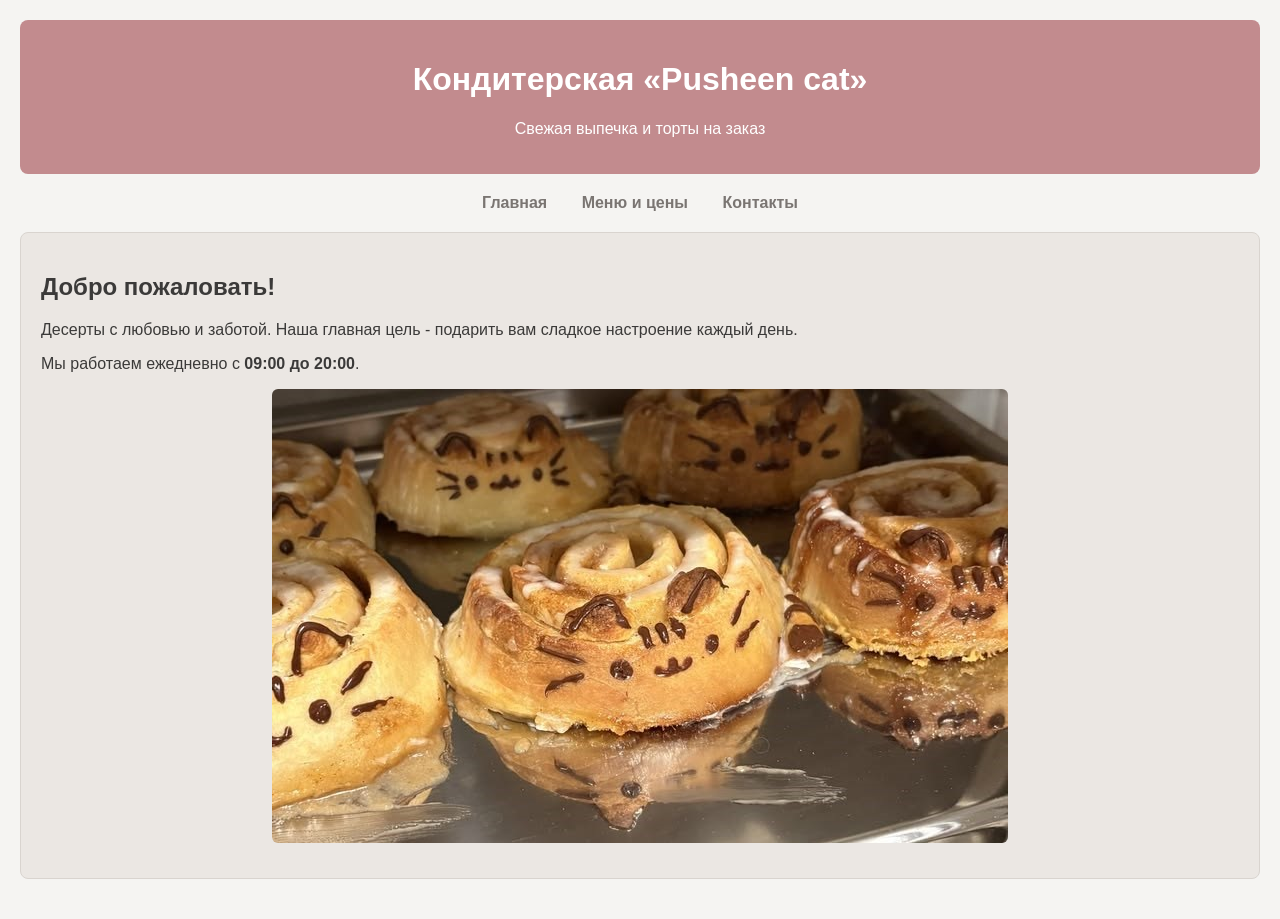
<file: lab2/index.html>
<!DOCTYPE html>
<html lang="ru">
<head>
    <meta charset="UTF-8">
    <title>Главная — Кондитерская «Pusheen cat»</title>
    <link rel="stylesheet" href="style.css">
</head>
<body>

    <div id="main-header">
        <h1>Кондитерская «Pusheen cat»</h1>
        <p>Свежая выпечка и торты на заказ</p>
    </div>

    <nav>
        <a href="index.html">Главная</a>
        <a href="catalog.html">Меню и цены</a>
        <a href="contacts.html">Контакты</a>
    </nav>

    <div class="content-block">
        <h2>Добро пожаловать!</h2>
        <p>Десерты с любовью и заботой. Наша главная цель - подарить вам сладкое настроение каждый день.</p>
        <p>Мы работаем ежедневно с <strong>09:00 до 20:00</strong>.</p>
        
        <img src="pusheenbun.jpg" alt = "Булочки Pusheen" class="pusheenbun-img">
    </div>

</body>
</html>
</file>
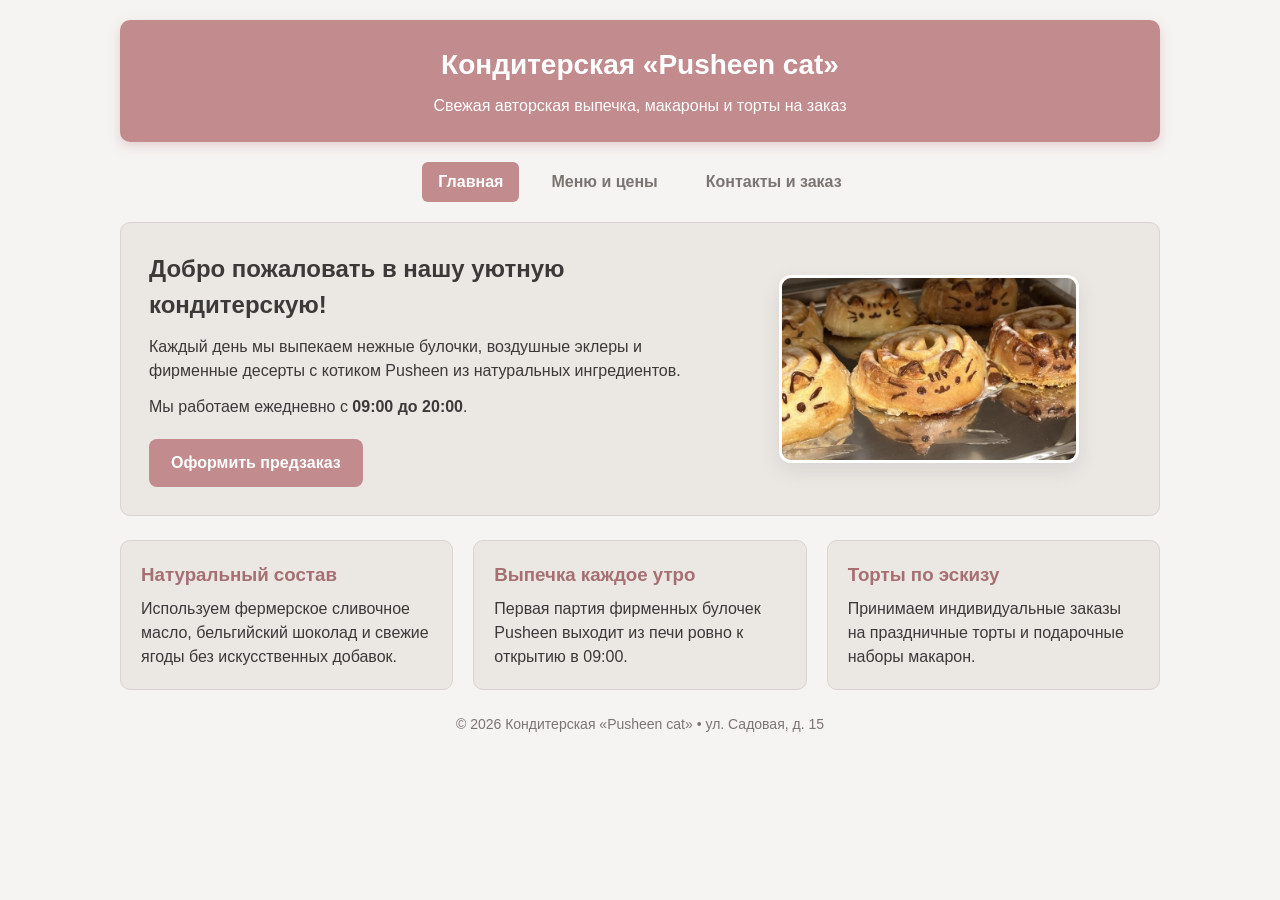
<file: lab4/index.html>
<!DOCTYPE html>
<html lang="ru">
<head>
    <meta charset="UTF-8">
    <meta name="viewport" content="width=device-width, initial-scale=1.0">
    <title>Главная — Кондитерская «Pusheen cat»</title>
    <link rel="stylesheet" href="style.css">
</head>
<body class="page">
    <header class="header">
        <h1 class="header__title">Кондитерская «Pusheen cat»</h1>
        <p class="header__subtitle">Свежая авторская выпечка, макароны и торты на заказ</p>
    </header>

    <nav class="nav">
        <ul class="nav__list">
            <li class="nav__item">
                <a class="nav__link nav__link_active" href="index.html">Главная</a>
            </li>
            <li class="nav__item">
                <a class="nav__link" href="catalog.html">Меню и цены</a>
            </li>
            <li class="nav__item">
                <a class="nav__link" href="contacts.html">Контакты и заказ</a>
            </li>
        </ul>
    </nav>

    <main class="main main_layout_flex">
        <section class="hero">
            <div class="hero__content">
                <h2 class="hero__title">Добро пожаловать в нашу уютную кондитерскую!</h2>
                <p class="hero__text">
                    Каждый день мы выпекаем нежные булочки, воздушные эклеры и фирменные десерты с котиком Pusheen из натуральных ингредиентов.
                </p>
                <p class="hero__schedule">
                    Мы работаем ежедневно с <strong class="hero__time">09:00 до 20:00</strong>.
                </p>
                <a class="hero__cta" href="contacts.html">Оформить предзаказ</a>
            </div>
            <div class="hero__media">
                <img src="pusheenbun.jpg" alt="Булочки Pusheen" class="hero__image">
            </div>
        </section>

        <section class="features">
            <article class="features__card">
                <h3 class="features__title">Натуральный состав</h3>
                <p class="features__text">Используем фермерское сливочное масло, бельгийский шоколад и свежие ягоды без искусственных добавок.</p>
            </article>
            <article class="features__card">
                <h3 class="features__title">Выпечка каждое утро</h3>
                <p class="features__text">Первая партия фирменных булочек Pusheen выходит из печи ровно к открытию в 09:00.</p>
            </article>
            <article class="features__card">
                <h3 class="features__title">Торты по эскизу</h3>
                <p class="features__text">Принимаем индивидуальные заказы на праздничные торты и подарочные наборы макарон.</p>
            </article>
        </section>
    </main>

    <footer class="footer">
        <p class="footer__text">© 2026 Кондитерская «Pusheen cat» • ул. Садовая, д. 15</p>
    </footer>
</body>
</html>
</file>
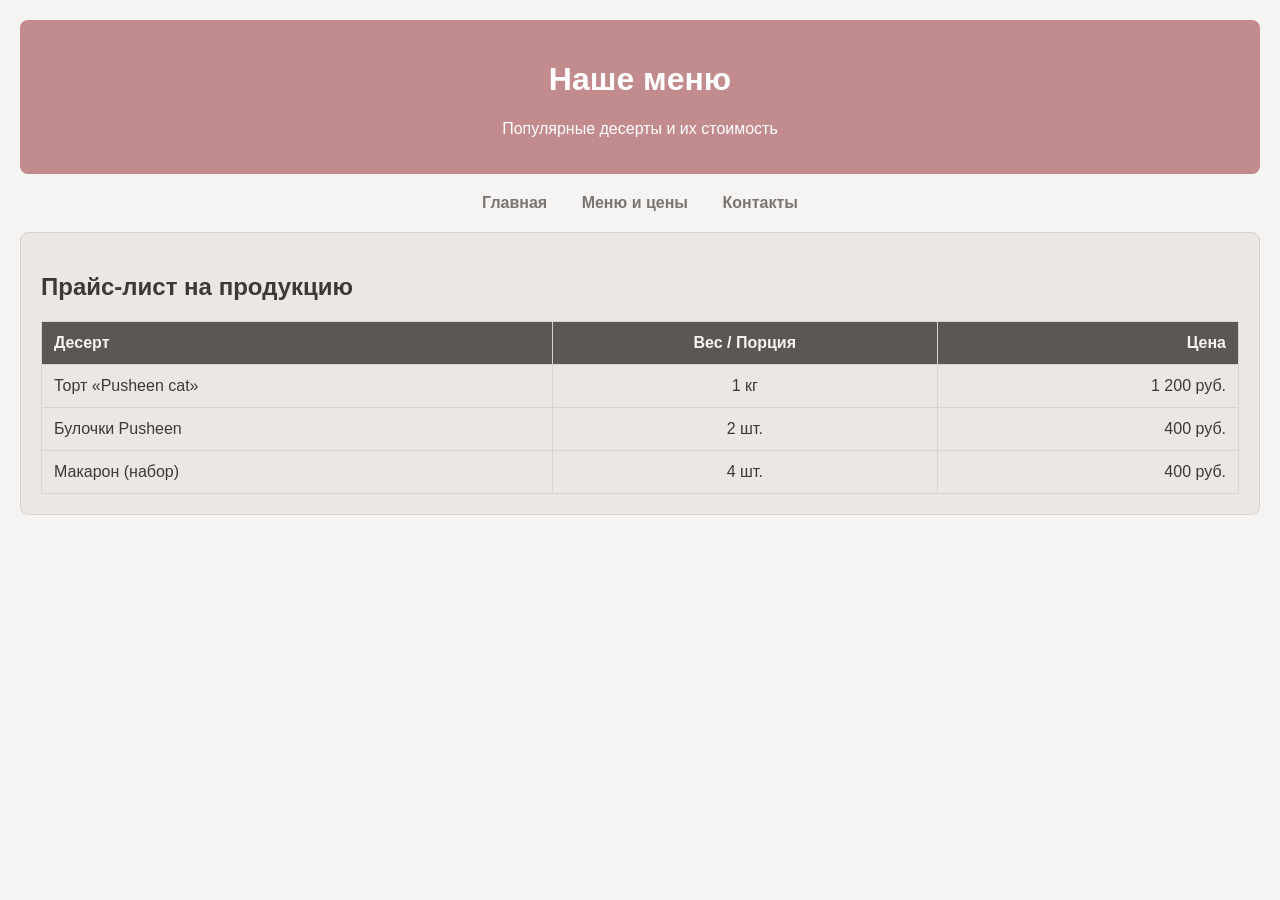
<file: lab2/catalog.html>
<!DOCTYPE html>
<html lang="ru">
<head>
    <meta charset="UTF-8">
    <title>Меню — Кондитерская «Pusheen cat»</title>
    <link rel="stylesheet" href="style.css">
</head>
<body>

    <div id="main-header">
        <h1>Наше меню</h1>
        <p>Популярные десерты и их стоимость</p>
    </div>

    <nav>
        <a href="index.html">Главная</a>
        <a href="catalog.html">Меню и цены</a>
        <a href="contacts.html">Контакты</a>
    </nav>

    <div class="content-block">
        <h2>Прайс-лист на продукцию</h2>
        <table>
            <tr>
                <th class="text-left">Десерт</th>
                <th class="text-center">Вес / Порция</th>
                <th class="text-right">Цена</th>
            </tr>
            <tr>
                <td class="text-left">Торт «Pusheen cat»</td>
                <td class="text-center">1 кг</td>
                <td class="text-right">1 200 руб.</td>
            </tr>
            <tr>
                <td class="text-left">Булочки Pusheen</td>
                <td class="text-center">2 шт.</td>
                <td class="text-right">400 руб.</td>
            </tr>
            <tr>
                <td class="text-left">Макарон (набор)</td>
                <td class="text-center">4 шт.</td>
                <td class="text-right">400 руб.</td>
            </tr>
        </table>
    </div>

</body>
</html>
</file>
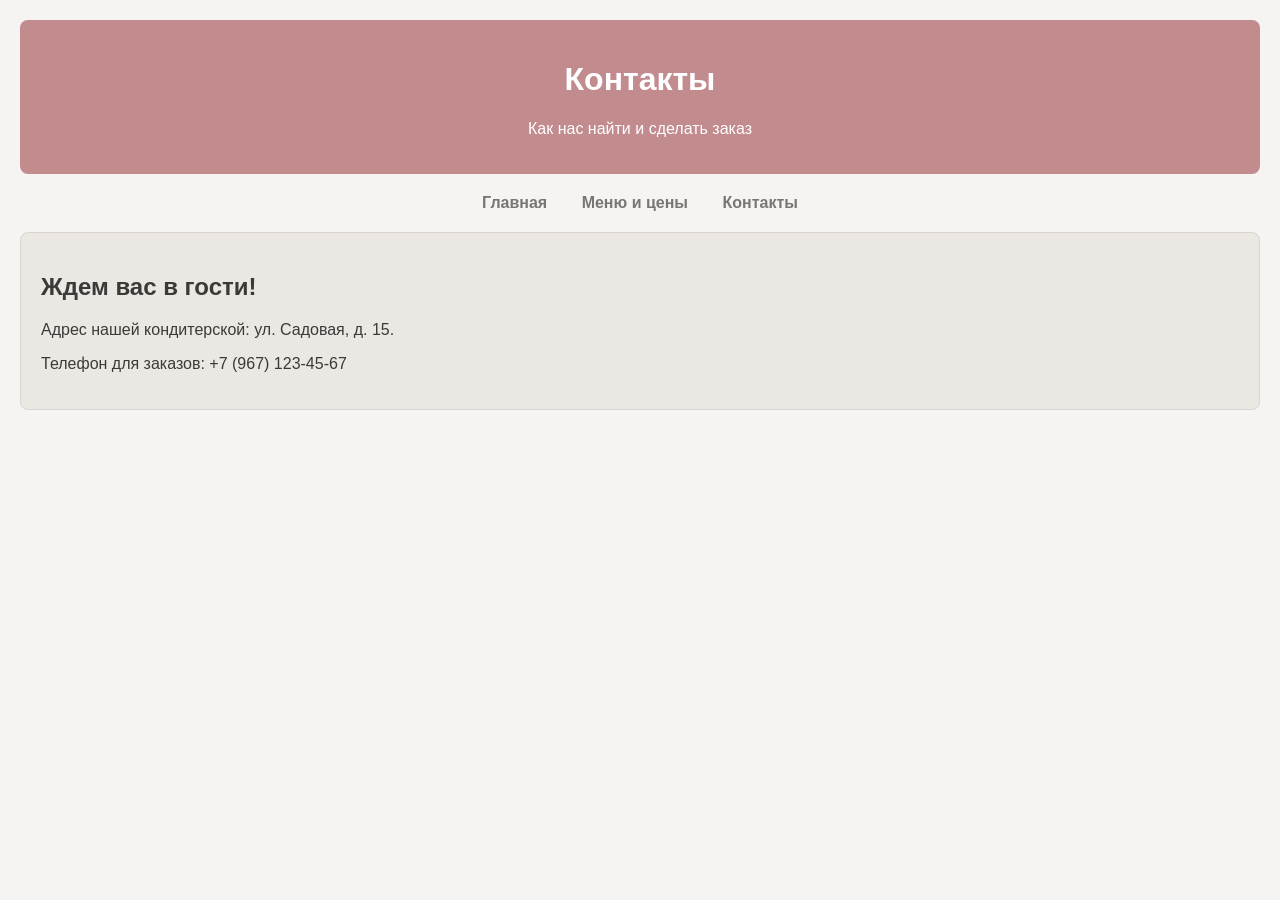
<file: lab2/contacts.html>
<!DOCTYPE html>
<html lang="ru">
<head>
    <meta charset="UTF-8">
    <title>Контакты — Кондитерская «Pusheen cat»</title>
    <link rel="stylesheet" href="style.css">
</head>
<body>

    <div id="main-header">
        <h1>Контакты</h1>
        <p>Как нас найти и сделать заказ</p>
    </div>

    <nav>
        <a href="index.html">Главная</a>
        <a href="catalog.html">Меню и цены</a>
        <a href="contacts.html">Контакты</a>
    </nav>

    <div class="content-block">
        <h2>Ждем вас в гости!</h2>
        <p>Адрес нашей кондитерской: ул. Садовая, д. 15.</p>
        <p>Телефон для заказов: +7 (967) 123-45-67</p>
        
    </div>

</body>
</html>
</file>
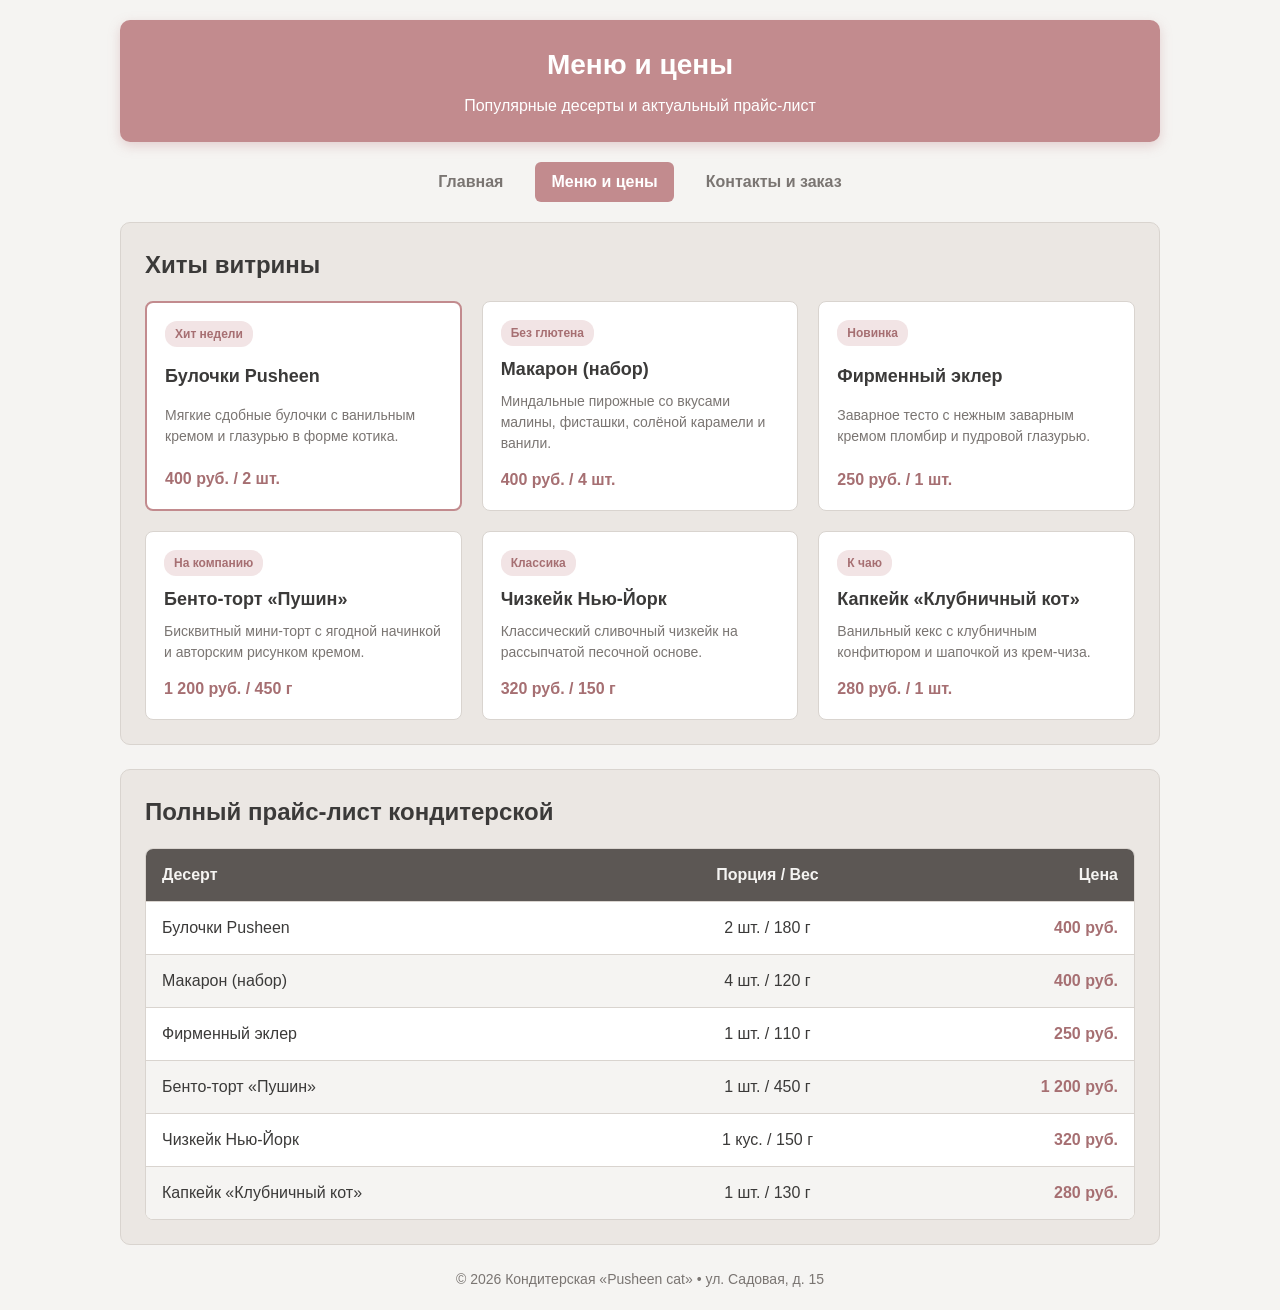
<file: lab4/catalog.html>
<!DOCTYPE html>
<html lang="ru">
<head>
    <meta charset="UTF-8">
    <meta name="viewport" content="width=device-width, initial-scale=1.0">
    <title>Меню и цены — Кондитерская «Pusheen cat»</title>
    <link rel="stylesheet" href="style.css">
</head>
<body class="page">
    <header class="header">
        <h1 class="header__title">Меню и цены</h1>
        <p class="header__subtitle">Популярные десерты и актуальный прайс-лист</p>
    </header>

    <nav class="nav">
        <ul class="nav__list">
            <li class="nav__item">
                <a class="nav__link" href="index.html">Главная</a>
            </li>
            <li class="nav__item">
                <a class="nav__link nav__link_active" href="catalog.html">Меню и цены</a>
            </li>
            <li class="nav__item">
                <a class="nav__link" href="contacts.html">Контакты и заказ</a>
            </li>
        </ul>
    </nav>

    <main class="main">
        <section class="showcase">
            <h2 class="showcase__title">Хиты витрины</h2>
            <div class="catalog-grid">
                <article class="dessert-card dessert-card_featured">
                    <span class="dessert-card__badge">Хит недели</span>
                    <h3 class="dessert-card__title">Булочки Pusheen</h3>
                    <p class="dessert-card__desc">Мягкие сдобные булочки с ванильным кремом и глазурью в форме котика.</p>
                    <p class="dessert-card__price">400 руб. / 2 шт.</p>
                </article>

                <article class="dessert-card">
                    <span class="dessert-card__badge">Без глютена</span>
                    <h3 class="dessert-card__title">Макарон (набор)</h3>
                    <p class="dessert-card__desc">Миндальные пирожные со вкусами малины, фисташки, солёной карамели и ванили.</p>
                    <p class="dessert-card__price">400 руб. / 4 шт.</p>
                </article>

                <article class="dessert-card">
                    <span class="dessert-card__badge">Новинка</span>
                    <h3 class="dessert-card__title">Фирменный эклер</h3>
                    <p class="dessert-card__desc">Заварное тесто с нежным заварным кремом пломбир и пудровой глазурью.</p>
                    <p class="dessert-card__price">250 руб. / 1 шт.</p>
                </article>

                <article class="dessert-card">
                    <span class="dessert-card__badge">На компанию</span>
                    <h3 class="dessert-card__title">Бенто-торт «Пушин»</h3>
                    <p class="dessert-card__desc">Бисквитный мини-торт с ягодной начинкой и авторским рисунком кремом.</p>
                    <p class="dessert-card__price">1 200 руб. / 450 г</p>
                </article>

                <article class="dessert-card">
                    <span class="dessert-card__badge">Классика</span>
                    <h3 class="dessert-card__title">Чизкейк Нью-Йорк</h3>
                    <p class="dessert-card__desc">Классический сливочный чизкейк на рассыпчатой песочной основе.</p>
                    <p class="dessert-card__price">320 руб. / 150 г</p>
                </article>

                <article class="dessert-card">
                    <span class="dessert-card__badge">К чаю</span>
                    <h3 class="dessert-card__title">Капкейк «Клубничный кот»</h3>
                    <p class="dessert-card__desc">Ванильный кекс с клубничным конфитюром и шапочкой из крем-чиза.</p>
                    <p class="dessert-card__price">280 руб. / 1 шт.</p>
                </article>
            </div>
        </section>

        <section class="price-section">
            <h2 class="price-section__title">Полный прайс-лист кондитерской</h2>
            <div class="menu-table-wrapper">
                <table class="menu-table">
                    <thead class="menu-table__head">
                        <tr class="menu-table__row">
                            <th class="menu-table__header menu-table__cell_align_left">Десерт</th>
                            <th class="menu-table__header menu-table__cell_align_center">Порция / Вес</th>
                            <th class="menu-table__header menu-table__cell_align_right">Цена</th>
                        </tr>
                    </thead>
                    <tbody class="menu-table__body">
                        <tr class="menu-table__row">
                            <td class="menu-table__cell menu-table__cell_align_left">Булочки Pusheen</td>
                            <td class="menu-table__cell menu-table__cell_align_center">2 шт. / 180 г</td>
                            <td class="menu-table__cell menu-table__cell_align_right menu-table__cell_price">400 руб.</td>
                        </tr>
                        <tr class="menu-table__row">
                            <td class="menu-table__cell menu-table__cell_align_left">Макарон (набор)</td>
                            <td class="menu-table__cell menu-table__cell_align_center">4 шт. / 120 г</td>
                            <td class="menu-table__cell menu-table__cell_align_right menu-table__cell_price">400 руб.</td>
                        </tr>
                        <tr class="menu-table__row">
                            <td class="menu-table__cell menu-table__cell_align_left">Фирменный эклер</td>
                            <td class="menu-table__cell menu-table__cell_align_center">1 шт. / 110 г</td>
                            <td class="menu-table__cell menu-table__cell_align_right menu-table__cell_price">250 руб.</td>
                        </tr>
                        <tr class="menu-table__row">
                            <td class="menu-table__cell menu-table__cell_align_left">Бенто-торт «Пушин»</td>
                            <td class="menu-table__cell menu-table__cell_align_center">1 шт. / 450 г</td>
                            <td class="menu-table__cell menu-table__cell_align_right menu-table__cell_price">1 200 руб.</td>
                        </tr>
                        <tr class="menu-table__row">
                            <td class="menu-table__cell menu-table__cell_align_left">Чизкейк Нью-Йорк</td>
                            <td class="menu-table__cell menu-table__cell_align_center">1 кус. / 150 г</td>
                            <td class="menu-table__cell menu-table__cell_align_right menu-table__cell_price">320 руб.</td>
                        </tr>
                        <tr class="menu-table__row">
                            <td class="menu-table__cell menu-table__cell_align_left">Капкейк «Клубничный кот»</td>
                            <td class="menu-table__cell menu-table__cell_align_center">1 шт. / 130 г</td>
                            <td class="menu-table__cell menu-table__cell_align_right menu-table__cell_price">280 руб.</td>
                        </tr>
                    </tbody>
                </table>
            </div>
        </section>
    </main>

    <footer class="footer">
        <p class="footer__text">© 2026 Кондитерская «Pusheen cat» • ул. Садовая, д. 15</p>
    </footer>
</body>
</html>
</file>
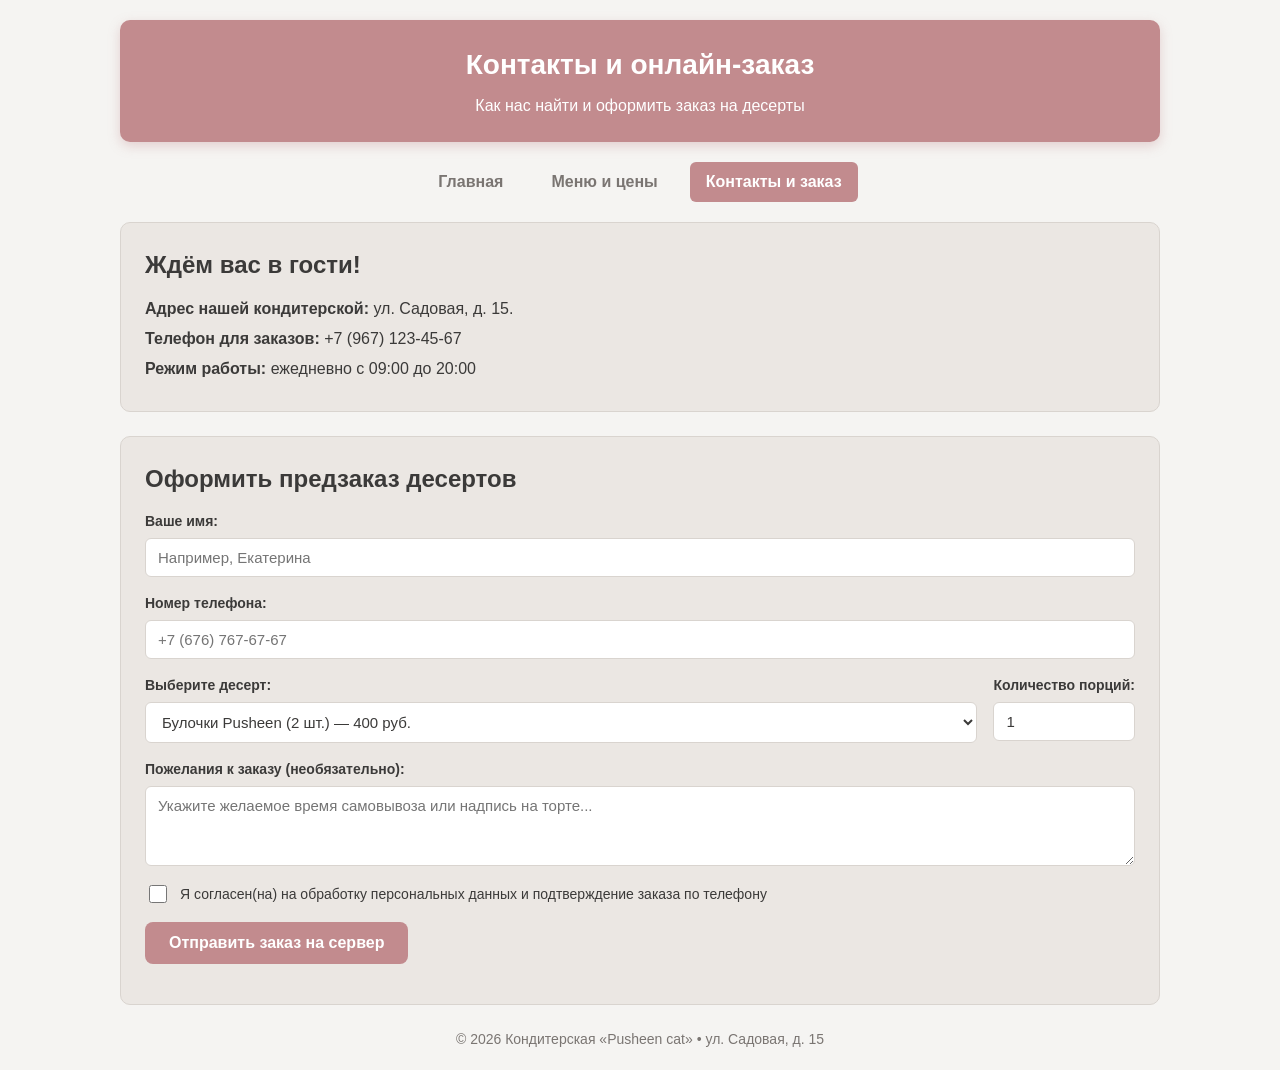
<file: lab4/contacts.html>
<!DOCTYPE html>
<html lang="ru">
<head>
    <meta charset="UTF-8">
    <meta name="viewport" content="width=device-width, initial-scale=1.0">
    <title>Контакты — Кондитерская «Pusheen cat»</title>
    <link rel="stylesheet" href="style.css">
</head>
<body class="page">
    <header class="header">
        <h1 class="header__title">Контакты и онлайн-заказ</h1>
        <p class="header__subtitle">Как нас найти и оформить заказ на десерты</p>
    </header>

    <nav class="nav">
        <ul class="nav__list">
            <li class="nav__item">
                <a class="nav__link" href="index.html">Главная</a>
            </li>
            <li class="nav__item">
                <a class="nav__link" href="catalog.html">Меню и цены</a>
            </li>
            <li class="nav__item">
                <a class="nav__link nav__link_active" href="contacts.html">Контакты и заказ</a>
            </li>
        </ul>
    </nav>

    <main class="main">
        <section class="contacts-card">
            <h2 class="contacts-card__title">Ждём вас в гости!</h2>
            <p class="contacts-card__item"><strong>Адрес нашей кондитерской:</strong> ул. Садовая, д. 15.</p>
            <p class="contacts-card__item"><strong>Телефон для заказов:</strong> +7 (967) 123-45-67</p>
            <p class="contacts-card__item"><strong>Режим работы:</strong> ежедневно с 09:00 до 20:00</p>
        </section>

        <section class="order-section">
            <h2 class="order-section__title">Оформить предзаказ десертов</h2>
            <form class="order-form" id="orderForm">
                <div class="order-form__group">
                    <label class="order-form__label" for="customerName">Ваше имя:</label>
                    <input
                        class="order-form__input"
                        type="text"
                        id="customerName"
                        name="customerName"
                        minlength="2"
                        placeholder="Например, Екатерина"
                        required
                    >
                </div>

                <div class="order-form__group">
                    <label class="order-form__label" for="customerPhone">Номер телефона:</label>
                    <input
                        class="order-form__input"
                        type="tel"
                        id="customerPhone"
                        name="customerPhone"
                        pattern="[0-9\+\-\(\)\s]{7,20}"
                        placeholder="+7 (676) 767-67-67"
                        required
                    >
                </div>

                <div class="order-form__row">
                    <div class="order-form__group order-form__group_grow">
                        <label class="order-form__label" for="dessertSelect">Выберите десерт:</label>
                        <select class="order-form__input order-form__input_type_select" id="dessertSelect" name="dessert">
                            <option value="Булочки Pusheen (2 шт.)">Булочки Pusheen (2 шт.) — 400 руб.</option>
                            <option value="Макарон (набор 4 шт.)">Макарон (набор 4 шт.) — 400 руб.</option>
                            <option value="Фирменный эклер">Фирменный эклер — 250 руб.</option>
                            <option value="Бенто-торт «Пушин»">Бенто-торт «Пушин» — 1 200 руб.</option>
                            <option value="Чизкейк Нью-Йорк">Чизкейк Нью-Йорк — 320 руб.</option>
                            <option value="Капкейк «Клубничный кот»">Капкейк «Клубничный кот» — 280 руб.</option>
                        </select>
                    </div>

                    <div class="order-form__group">
                        <label class="order-form__label" for="quantityInput">Количество порций:</label>
                        <input
                            class="order-form__input"
                            type="number"
                            id="quantityInput"
                            name="quantity"
                            min="1"
                            max="20"
                            value="1"
                            required
                        >
                    </div>
                </div>

                <div class="order-form__group">
                    <label class="order-form__label" for="commentInput">Пожелания к заказу (необязательно):</label>
                    <textarea
                        class="order-form__input order-form__input_type_textarea"
                        id="commentInput"
                        name="comment"
                        rows="3"
                        placeholder="Укажите желаемое время самовывоза или надпись на торте..."
                    ></textarea>
                </div>

                <div class="order-form__checkbox-group">
                    <input
                        class="order-form__checkbox"
                        type="checkbox"
                        id="agreementCheckbox"
                        name="agreement"
                        required
                    >
                    <label class="order-form__checkbox-label" for="agreementCheckbox">
                        Я согласен(на) на обработку персональных данных и подтверждение заказа по телефону
                    </label>
                </div>

                <button class="order-form__button" type="submit">Отправить заказ на сервер</button>
                <p class="order-form__status" id="orderStatus" aria-live="polite"></p>
            </form>
        </section>
    </main>

    <footer class="footer">
        <p class="footer__text">© 2026 Кондитерская «Pusheen cat» • ул. Садовая, д. 15</p>
    </footer>

    <script src="script.js"></script>
</body>
</html>
</file>
<file: lab2/style.css>
body {
    font-family: Arial, sans-serif;
    background-color: #f5f4f2;
    color: #3b3a39;
    margin: 0;
    padding: 20px;
}

#main-header {
    text-align: center;
    background-color: #c28b8e; 
    color: white;
    padding: 20px;
    border-radius: 8px;
}

nav {
    text-align: center;
    margin: 20px 0;
}

nav a {
    margin: 0 15px;
    text-decoration: none;
    color: #7a7572; 
    font-weight: bold;
}

nav a:hover {
    color: #c28b8e;
    text-decoration: underline;
}

.content-block {
    background-color: #ebe7e3; 
    padding: 20px;
    margin-bottom: 20px;
    border-radius: 8px;
    border: 1px solid #d9d4cf;
}

table {
    width: 100%;
    border-collapse: collapse;
    margin-top: 15px;
}

th, td {
    border: 1px solid #d9d4cf;
    padding: 12px;
}

th {
    background-color: #5c5754; 
    color: #f5f4f2;
}

.text-left {
    text-align: left;
}

.text-center {
    text-align: center;
}

.text-right {
    text-align: right;
}

.pusheenbun-img {
    max-width: 100%;
    height: auto;
    border-radius: 6px;
    display: block;
    margin: 15px auto;
}
</file>
<file: lab4/style.css>
:root {
    --color-bg-page: #f5f4f2;
    --color-bg-card: #ebe7e3;
    --color-bg-surface: #ffffff;
    --color-accent: #c28b8e;
    --color-accent-dark: #a66f72;
    --color-accent-soft: #f2e4e5;
    --color-text-main: #3b3a39;
    --color-text-muted: #7a7572;
    --color-text-inverse: #ffffff;
    --color-border: #d9d4cf;
    --color-table-head: #5c5754;
    --color-shadow: rgba(59, 58, 57, 0.1);
    --color-shadow-accent: rgba(194, 139, 142, 0.35);
}

@keyframes pusheenFloat {
    0% {
        transform: translateY(0) rotate(0deg);
    }
    50% {
        transform: translateY(-10px) rotate(1.2deg);
    }
    100% {
        transform: translateY(0) rotate(0deg);
    }
}

@keyframes fadeSlideIn {
    from {
        opacity: 0;
        transform: translateY(14px);
    }
    to {
        opacity: 1;
        transform: translateY(0);
    }
}
* {
    box-sizing: border-box;
}

.page {
    font-family: Arial, sans-serif;
    background-color: var(--color-bg-page);
    color: var(--color-text-main);
    margin: 0;
    padding: 20px;
    line-height: 1.5;
}

.main {
    max-width: 1040px;
    margin: 0 auto;
    animation: fadeSlideIn 0.6s ease-out;
}

.header {
    max-width: 1040px;
    margin: 0 auto;
    text-align: center;
    background-color: var(--color-accent);
    color: var(--color-text-inverse);
    padding: 24px 20px;
    border-radius: 10px;
    box-shadow: 0 4px 12px var(--color-shadow-accent);
}

.header__title {
    margin: 0 0 8px;
    font-size: 28px;
}

.header__subtitle {
    margin: 0;
    font-size: 16px;
}

.nav {
    max-width: 1040px;
    margin: 20px auto;
}

.nav__list {
    display: flex;
    justify-content: center;
    align-items: center;
    flex-wrap: wrap;
    gap: 16px;
    list-style: none;
    margin: 0;
    padding: 0;
}

.nav__link {
    display: inline-block;
    padding: 8px 16px;
    border-radius: 6px;
    text-decoration: none;
    color: var(--color-text-muted);
    font-weight: bold;
    transition: background-color 0.25s ease, color 0.25s ease;
}

.nav__link:hover {
    color: var(--color-accent-dark);
    background-color: var(--color-accent-soft);
}

.nav__link_active {
    background-color: var(--color-accent);
    color: var(--color-text-inverse);
}

.nav__link_active:hover {
    background-color: var(--color-accent-dark);
    color: var(--color-text-inverse);
}

.main_layout_flex {
    display: flex;
    flex-direction: column;
    gap: 24px;
}

.hero {
    display: flex;
    align-items: center;
    justify-content: space-between;
    gap: 28px;
    background-color: var(--color-bg-card);
    padding: 28px;
    border-radius: 10px;
    border: 1px solid var(--color-border);
}

.hero__content {
    flex: 1 1 55%;
    display: flex;
    flex-direction: column;
    align-items: flex-start;
    gap: 12px;
}

.hero__title {
    margin: 0;
    font-size: 24px;
}

.hero__text,
.hero__schedule {
    margin: 0;
}

.hero__cta {
    display: inline-block;
    margin-top: 8px;
    padding: 12px 22px;
    background-color: var(--color-accent);
    color: var(--color-text-inverse);
    text-decoration: none;
    font-weight: bold;
    border-radius: 8px;
    transition: background-color 0.25s ease, transform 0.2s ease;
}

.hero__cta:hover {
    background-color: var(--color-accent-dark);
    transform: translateY(-2px);
}

.hero__media {
    flex: 1 1 40%;
    display: flex;
    justify-content: center;
}

.hero__image {
    max-width: 100%;
    width: 300px;
    height: auto;
    border-radius: 12px;
    border: 3px solid var(--color-bg-surface);
    box-shadow: 0 8px 20px var(--color-shadow);
    animation: pusheenFloat 3.5s ease-in-out infinite;
}

.features {
    display: flex;
    justify-content: space-between;
    gap: 20px;
}

.features__card {
    flex: 1 1 0;
    background-color: var(--color-bg-card);
    padding: 20px;
    border-radius: 10px;
    border: 1px solid var(--color-border);
    transition: transform 0.25s ease, box-shadow 0.25s ease;
}

.features__card:hover {
    transform: translateY(-4px);
    box-shadow: 0 6px 16px var(--color-shadow);
}

.features__title {
    margin: 0 0 8px;
    color: var(--color-accent-dark);
}

.features__text {
    margin: 0;
}




.showcase,
.price-section {
    background-color: var(--color-bg-card);
    padding: 24px;
    border-radius: 10px;
    border: 1px solid var(--color-border);
    margin-bottom: 24px;
}

.showcase__title,
.price-section__title {
    margin: 0 0 18px;
}

.catalog-grid {
    display: grid;
    grid-template-columns: repeat(3, 1fr);
    gap: 20px;
}

.dessert-card {
    display: flex;
    flex-direction: column;
    justify-content: space-between;
    background-color: var(--color-bg-surface);
    padding: 18px;
    border-radius: 8px;
    border: 1px solid var(--color-border);
    transition: transform 0.25s ease, box-shadow 0.25s ease;
}

.dessert-card:hover {
    transform: translateY(-4px);
    box-shadow: 0 6px 16px var(--color-shadow);
}

.dessert-card_featured {
    border: 2px solid var(--color-accent);
}

.dessert-card__badge {
    align-self: flex-start;
    background-color: var(--color-accent-soft);
    color: var(--color-accent-dark);
    font-size: 12px;
    font-weight: bold;
    padding: 4px 10px;
    border-radius: 12px;
    margin-bottom: 10px;
}

.dessert-card__title {
    margin: 0 0 8px;
    font-size: 18px;
}

.dessert-card__desc {
    margin: 0 0 14px;
    color: var(--color-text-muted);
    font-size: 14px;
}

.dessert-card__price {
    margin: 0;
    font-weight: bold;
    color: var(--color-accent-dark);
}
.menu-table-wrapper {
    border-radius: 8px;
    overflow-x: auto;
    border: 1px solid var(--color-border);
}

.menu-table {
    width: 100%;
    border-collapse: collapse;
    background-color: var(--color-bg-surface);
}

.menu-table__header,
.menu-table__cell {
    padding: 14px 16px;
    border-bottom: 1px solid var(--color-border);
}

.menu-table__header {
    background-color: var(--color-table-head);
    color: var(--color-bg-page);
}

.menu-table__body .menu-table__row:nth-child(even) {
    background-color: var(--color-bg-page);
}

.menu-table__body .menu-table__row:hover {
    background-color: var(--color-accent-soft);
    transition: background-color 0.2s ease;
}

.menu-table__body .menu-table__row:last-child .menu-table__cell {
    border-bottom: none;
}

.menu-table__cell_align_left {
    text-align: left;
}

.menu-table__cell_align_center {
    text-align: center;
}

.menu-table__cell_align_right {
    text-align: right;
}

.menu-table__cell_price {
    font-weight: bold;
    color: var(--color-accent-dark);
    white-space: nowrap;
}





.contacts-card,
.order-section {
    background-color: var(--color-bg-card);
    padding: 24px;
    border-radius: 10px;
    border: 1px solid var(--color-border);
    margin-bottom: 24px;
}

.contacts-card__title,
.order-section__title {
    margin: 0 0 14px;
}

.contacts-card__item {
    margin: 6px 0;
}

.order-form {
    display: flex;
    flex-direction: column;
    gap: 16px;
}

.order-form__row {
    display: flex;
    gap: 16px;
}

.order-form__group {
    display: flex;
    flex-direction: column;
    gap: 6px;
}

.order-form__group_grow {
    flex: 1;
}

.order-form__label {
    font-weight: bold;
    font-size: 14px;
}

.order-form__input {
    padding: 10px 12px;
    border: 1px solid var(--color-border);
    border-radius: 6px;
    background-color: var(--color-bg-surface);
    color: var(--color-text-main);
    font-family: inherit;
    font-size: 15px;
}

.order-form__input:focus {
    outline: 2px solid var(--color-accent);
    border-color: var(--color-accent);
}

.order-form__input_type_textarea {
    resize: vertical;
    max-width: 100%;
    min-height: 80px;
}

.order-form__checkbox-group {
    display: flex;
    align-items: center;
    gap: 10px;
}

.order-form__checkbox {
    width: 18px;
    height: 18px;
    accent-color: var(--color-accent);
    cursor: pointer;
}

.order-form__checkbox-label {
    font-size: 14px;
    cursor: pointer;
}

.order-form__button {
    align-self: flex-start;
    padding: 12px 24px;
    background-color: var(--color-accent);
    color: var(--color-text-inverse);
    border: none;
    border-radius: 8px;
    font-size: 16px;
    font-weight: bold;
    cursor: pointer;
    transition: background-color 0.25s ease, transform 0.2s ease;
}

.order-form__button:hover {
    background-color: var(--color-accent-dark);
    transform: translateY(-2px);
}

.order-form__status {
    margin: 0;
    font-weight: bold;
    color: var(--color-accent-dark);
}






.footer {
    max-width: 1040px;
    margin: 24px auto 0;
    text-align: center;
    color: var(--color-text-muted);
    font-size: 14px;
}

.footer__text {
    margin: 0;
}

/* Адаптивность для узких экранов */
@media (max-width: 768px) {
    .hero,
    .features,
    .order-form__row {
        flex-direction: column;
    }

    .catalog-grid {
        grid-template-columns: 1fr;
    }
}
</file>
